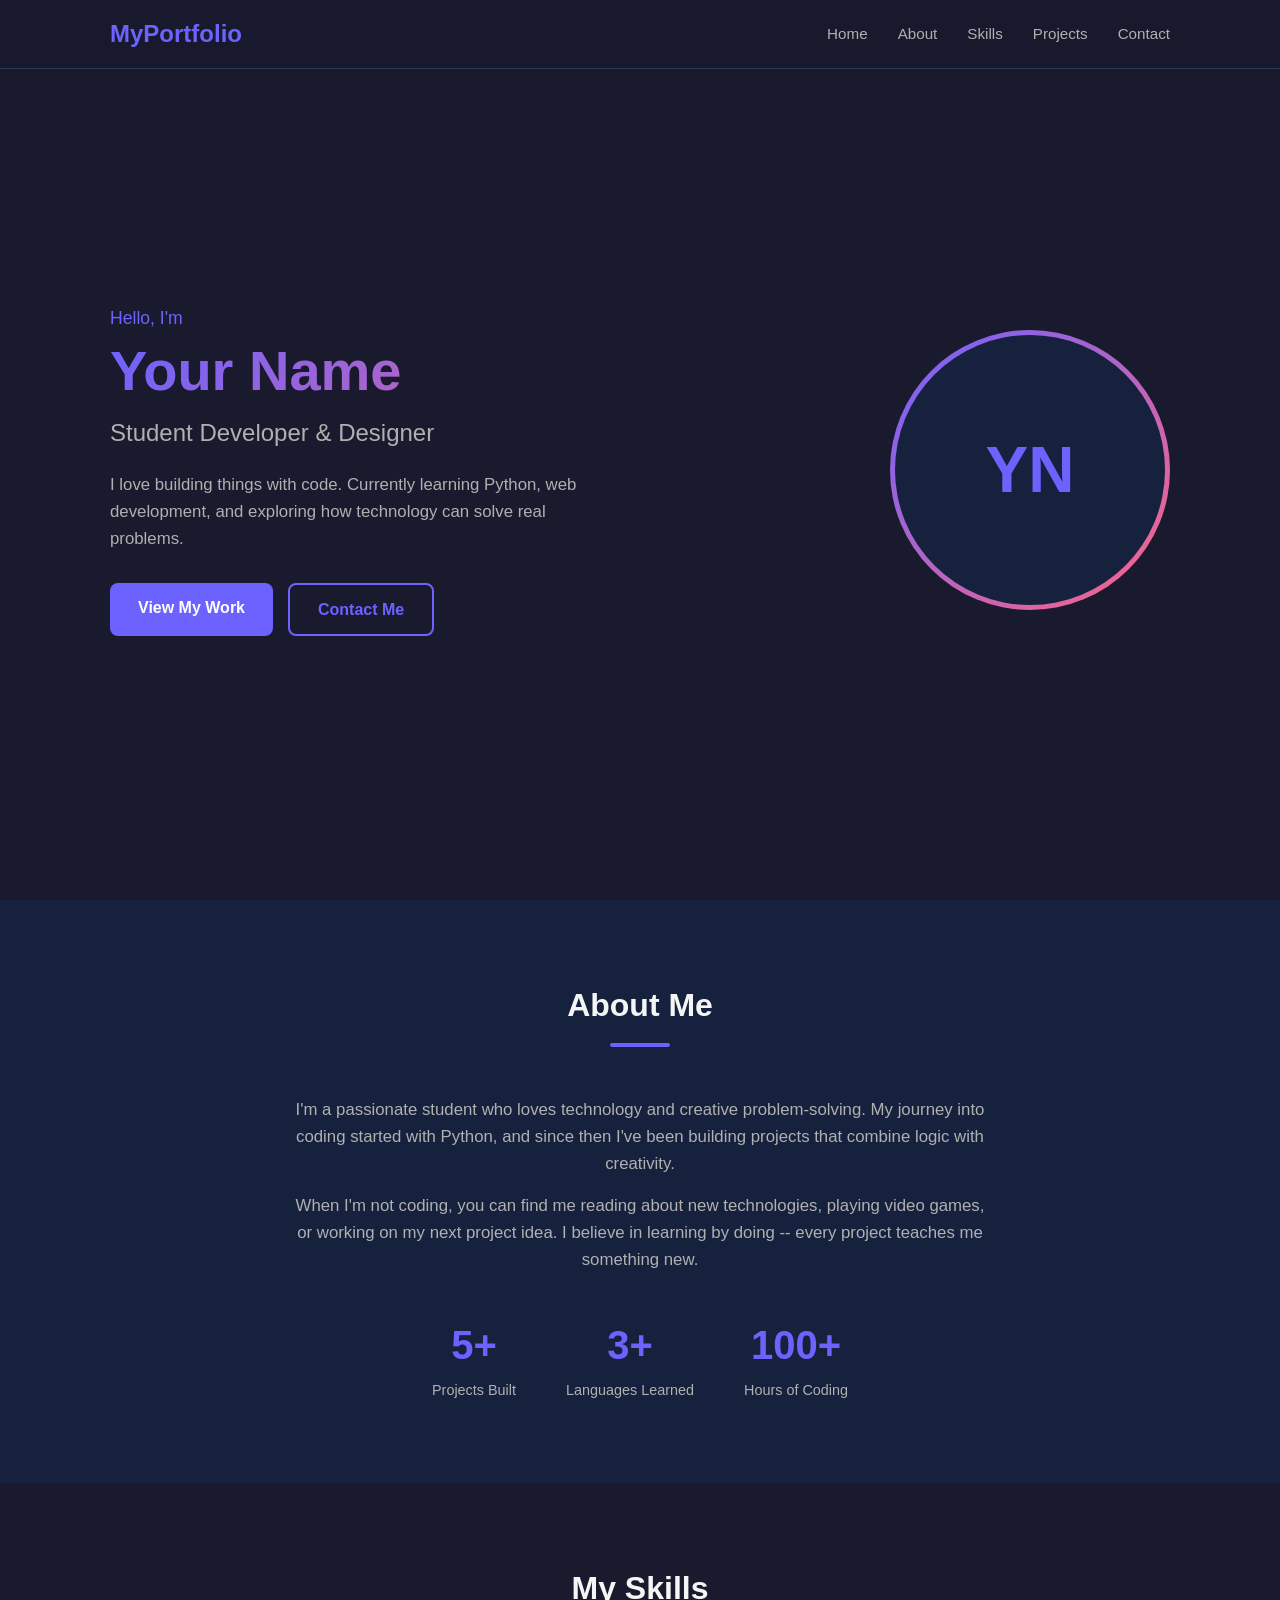
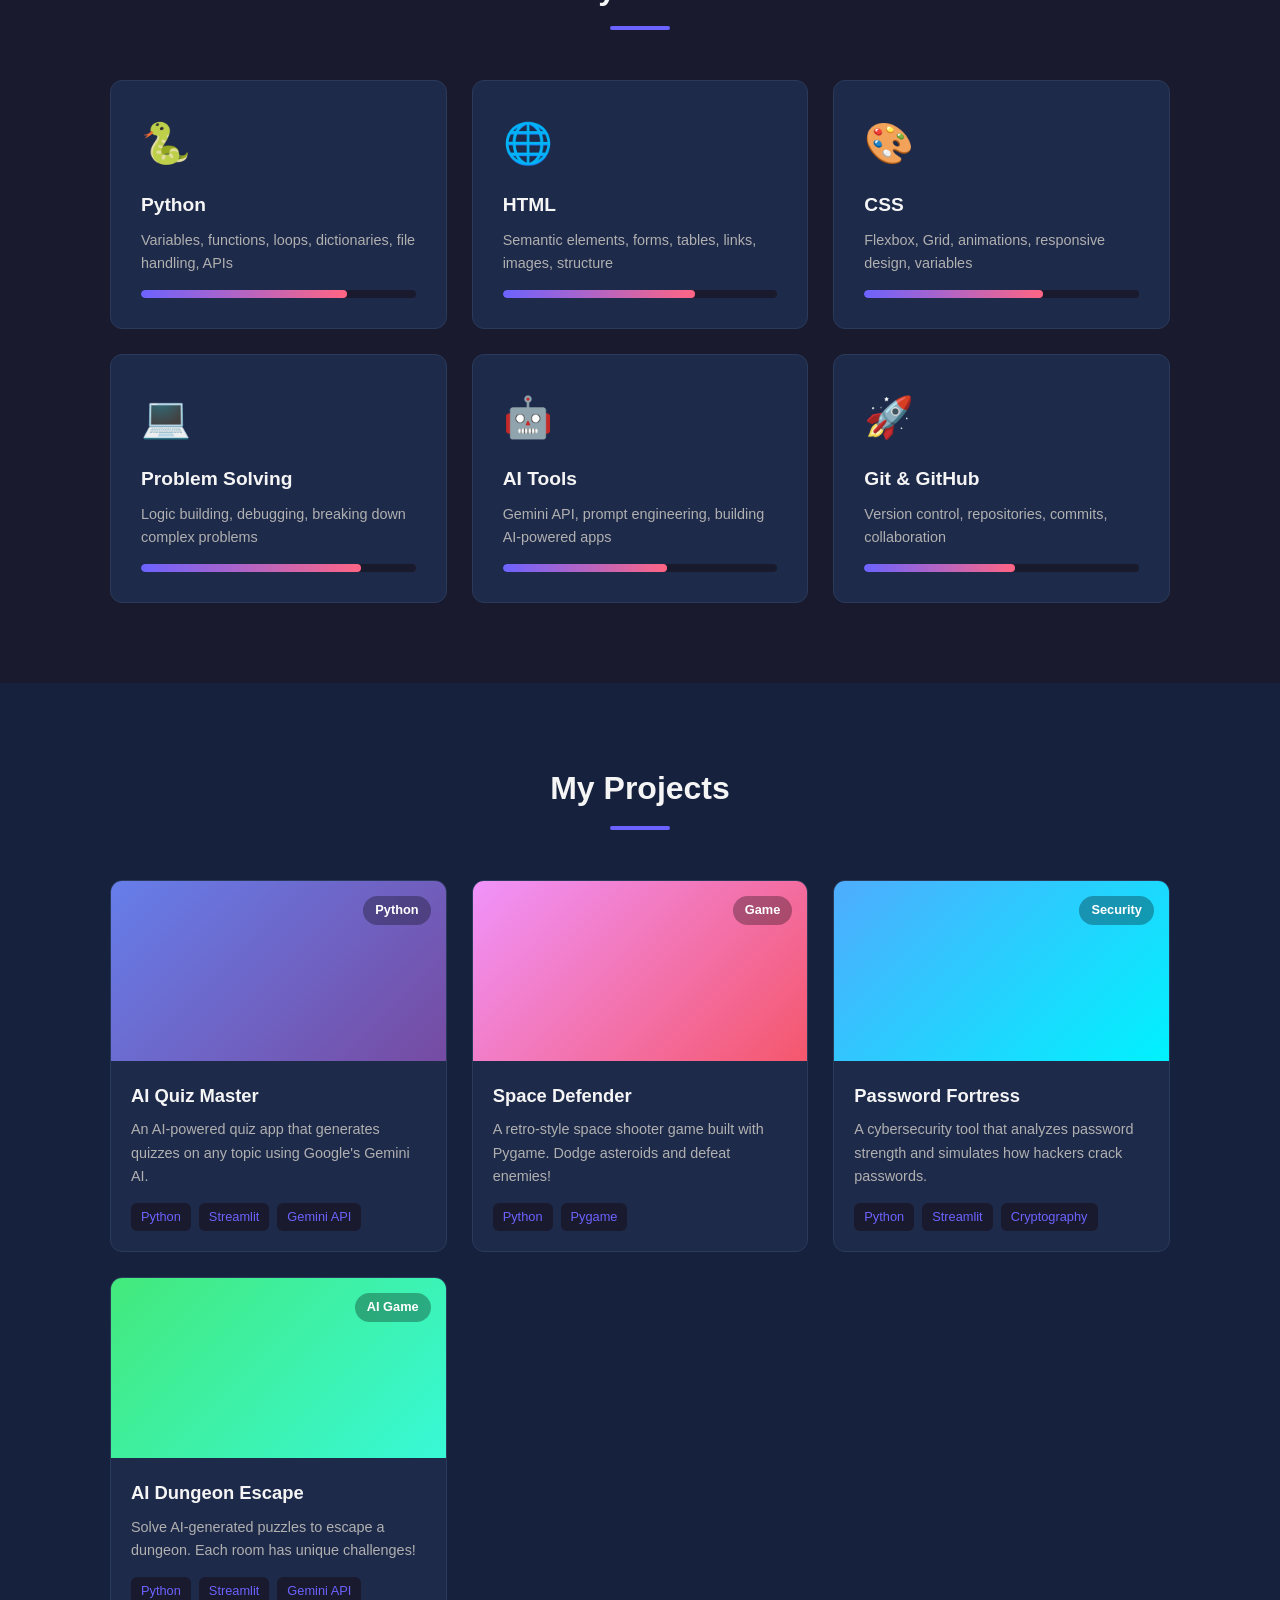
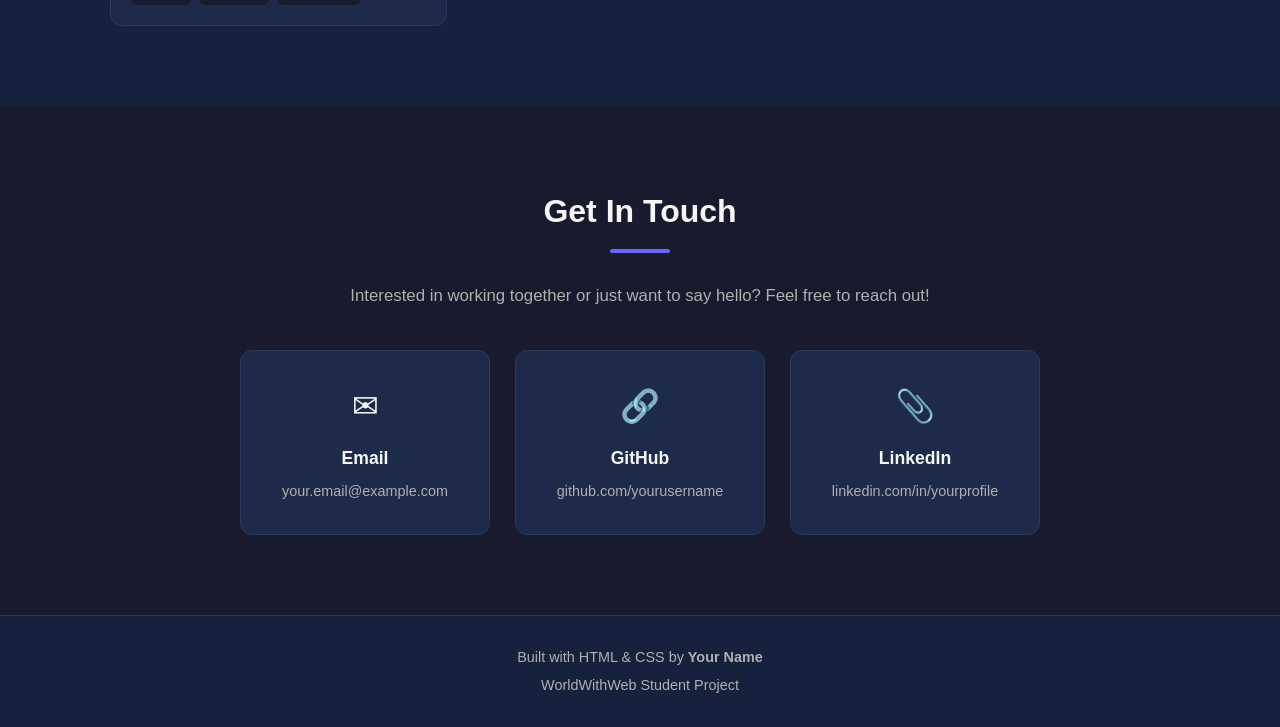
<file: web_dev_projects/01_personal_portfolio/index.html>
<!DOCTYPE html>
<html lang="en">
<head>
    <meta charset="UTF-8">
    <meta name="viewport" content="width=device-width, initial-scale=1.0">
    <title>My Portfolio</title>
    <link rel="stylesheet" href="style.css">
</head>
<body>

    <!-- ===== NAVIGATION ===== -->
    <nav class="navbar">
        <div class="nav-container">
            <a href="#" class="logo">MyPortfolio</a>
            <!-- Checkbox hack for mobile menu (no JavaScript needed!) -->
            <input type="checkbox" id="nav-toggle" class="nav-toggle">
            <label for="nav-toggle" class="nav-toggle-label">
                <span></span>
                <span></span>
                <span></span>
            </label>
            <ul class="nav-links">
                <li><a href="#home">Home</a></li>
                <li><a href="#about">About</a></li>
                <li><a href="#skills">Skills</a></li>
                <li><a href="#projects">Projects</a></li>
                <li><a href="#contact">Contact</a></li>
            </ul>
        </div>
    </nav>

    <!-- ===== HERO SECTION ===== -->
    <section id="home" class="hero">
        <div class="hero-content">
            <p class="hero-greeting">Hello, I'm</p>
            <h1 class="hero-name">Your Name</h1>
            <h2 class="hero-title">Student Developer & Designer</h2>
            <p class="hero-description">
                I love building things with code. Currently learning Python,
                web development, and exploring how technology can solve real problems.
            </p>
            <div class="hero-buttons">
                <a href="#projects" class="btn btn-primary">View My Work</a>
                <a href="#contact" class="btn btn-outline">Contact Me</a>
            </div>
        </div>
        <div class="hero-image">
            <div class="hero-avatar">
                <!-- Replace this with your photo -->
                <div class="avatar-placeholder">YN</div>
            </div>
        </div>
    </section>

    <!-- ===== ABOUT SECTION ===== -->
    <section id="about" class="about">
        <div class="container">
            <h2 class="section-title">About Me</h2>
            <div class="about-content">
                <div class="about-text">
                    <p>
                        I'm a passionate student who loves technology and creative problem-solving.
                        My journey into coding started with Python, and since then I've been
                        building projects that combine logic with creativity.
                    </p>
                    <p>
                        When I'm not coding, you can find me reading about new technologies,
                        playing video games, or working on my next project idea. I believe in
                        learning by doing -- every project teaches me something new.
                    </p>
                    <div class="about-stats">
                        <div class="stat">
                            <span class="stat-number">5+</span>
                            <span class="stat-label">Projects Built</span>
                        </div>
                        <div class="stat">
                            <span class="stat-number">3+</span>
                            <span class="stat-label">Languages Learned</span>
                        </div>
                        <div class="stat">
                            <span class="stat-number">100+</span>
                            <span class="stat-label">Hours of Coding</span>
                        </div>
                    </div>
                </div>
            </div>
        </div>
    </section>

    <!-- ===== SKILLS SECTION ===== -->
    <section id="skills" class="skills">
        <div class="container">
            <h2 class="section-title">My Skills</h2>
            <div class="skills-grid">
                <div class="skill-card">
                    <div class="skill-icon">&#128013;</div>
                    <h3>Python</h3>
                    <p>Variables, functions, loops, dictionaries, file handling, APIs</p>
                    <div class="skill-bar">
                        <div class="skill-fill" style="width: 75%"></div>
                    </div>
                </div>
                <div class="skill-card">
                    <div class="skill-icon">&#127760;</div>
                    <h3>HTML</h3>
                    <p>Semantic elements, forms, tables, links, images, structure</p>
                    <div class="skill-bar">
                        <div class="skill-fill" style="width: 70%"></div>
                    </div>
                </div>
                <div class="skill-card">
                    <div class="skill-icon">&#127912;</div>
                    <h3>CSS</h3>
                    <p>Flexbox, Grid, animations, responsive design, variables</p>
                    <div class="skill-bar">
                        <div class="skill-fill" style="width: 65%"></div>
                    </div>
                </div>
                <div class="skill-card">
                    <div class="skill-icon">&#128187;</div>
                    <h3>Problem Solving</h3>
                    <p>Logic building, debugging, breaking down complex problems</p>
                    <div class="skill-bar">
                        <div class="skill-fill" style="width: 80%"></div>
                    </div>
                </div>
                <div class="skill-card">
                    <div class="skill-icon">&#129302;</div>
                    <h3>AI Tools</h3>
                    <p>Gemini API, prompt engineering, building AI-powered apps</p>
                    <div class="skill-bar">
                        <div class="skill-fill" style="width: 60%"></div>
                    </div>
                </div>
                <div class="skill-card">
                    <div class="skill-icon">&#128640;</div>
                    <h3>Git & GitHub</h3>
                    <p>Version control, repositories, commits, collaboration</p>
                    <div class="skill-bar">
                        <div class="skill-fill" style="width: 55%"></div>
                    </div>
                </div>
            </div>
        </div>
    </section>

    <!-- ===== PROJECTS SECTION ===== -->
    <section id="projects" class="projects">
        <div class="container">
            <h2 class="section-title">My Projects</h2>
            <div class="projects-grid">

                <div class="project-card">
                    <div class="project-image project-img-1">
                        <span class="project-tag">Python</span>
                    </div>
                    <div class="project-info">
                        <h3>AI Quiz Master</h3>
                        <p>An AI-powered quiz app that generates quizzes on any topic using Google's Gemini AI.</p>
                        <div class="project-tech">
                            <span>Python</span>
                            <span>Streamlit</span>
                            <span>Gemini API</span>
                        </div>
                    </div>
                </div>

                <div class="project-card">
                    <div class="project-image project-img-2">
                        <span class="project-tag">Game</span>
                    </div>
                    <div class="project-info">
                        <h3>Space Defender</h3>
                        <p>A retro-style space shooter game built with Pygame. Dodge asteroids and defeat enemies!</p>
                        <div class="project-tech">
                            <span>Python</span>
                            <span>Pygame</span>
                        </div>
                    </div>
                </div>

                <div class="project-card">
                    <div class="project-image project-img-3">
                        <span class="project-tag">Security</span>
                    </div>
                    <div class="project-info">
                        <h3>Password Fortress</h3>
                        <p>A cybersecurity tool that analyzes password strength and simulates how hackers crack passwords.</p>
                        <div class="project-tech">
                            <span>Python</span>
                            <span>Streamlit</span>
                            <span>Cryptography</span>
                        </div>
                    </div>
                </div>

                <div class="project-card">
                    <div class="project-image project-img-4">
                        <span class="project-tag">AI Game</span>
                    </div>
                    <div class="project-info">
                        <h3>AI Dungeon Escape</h3>
                        <p>Solve AI-generated puzzles to escape a dungeon. Each room has unique challenges!</p>
                        <div class="project-tech">
                            <span>Python</span>
                            <span>Streamlit</span>
                            <span>Gemini API</span>
                        </div>
                    </div>
                </div>

            </div>
        </div>
    </section>

    <!-- ===== CONTACT SECTION ===== -->
    <section id="contact" class="contact">
        <div class="container">
            <h2 class="section-title">Get In Touch</h2>
            <p class="contact-intro">
                Interested in working together or just want to say hello?
                Feel free to reach out!
            </p>
            <div class="contact-grid">
                <div class="contact-card">
                    <div class="contact-icon">&#9993;</div>
                    <h3>Email</h3>
                    <p>your.email@example.com</p>
                </div>
                <div class="contact-card">
                    <div class="contact-icon">&#128279;</div>
                    <h3>GitHub</h3>
                    <p>github.com/yourusername</p>
                </div>
                <div class="contact-card">
                    <div class="contact-icon">&#128206;</div>
                    <h3>LinkedIn</h3>
                    <p>linkedin.com/in/yourprofile</p>
                </div>
            </div>
        </div>
    </section>

    <!-- ===== FOOTER ===== -->
    <footer class="footer">
        <div class="container">
            <p>Built with HTML & CSS by <strong>Your Name</strong></p>
            <p class="footer-note">WorldWithWeb Student Project</p>
        </div>
    </footer>

</body>
</html>
</file>
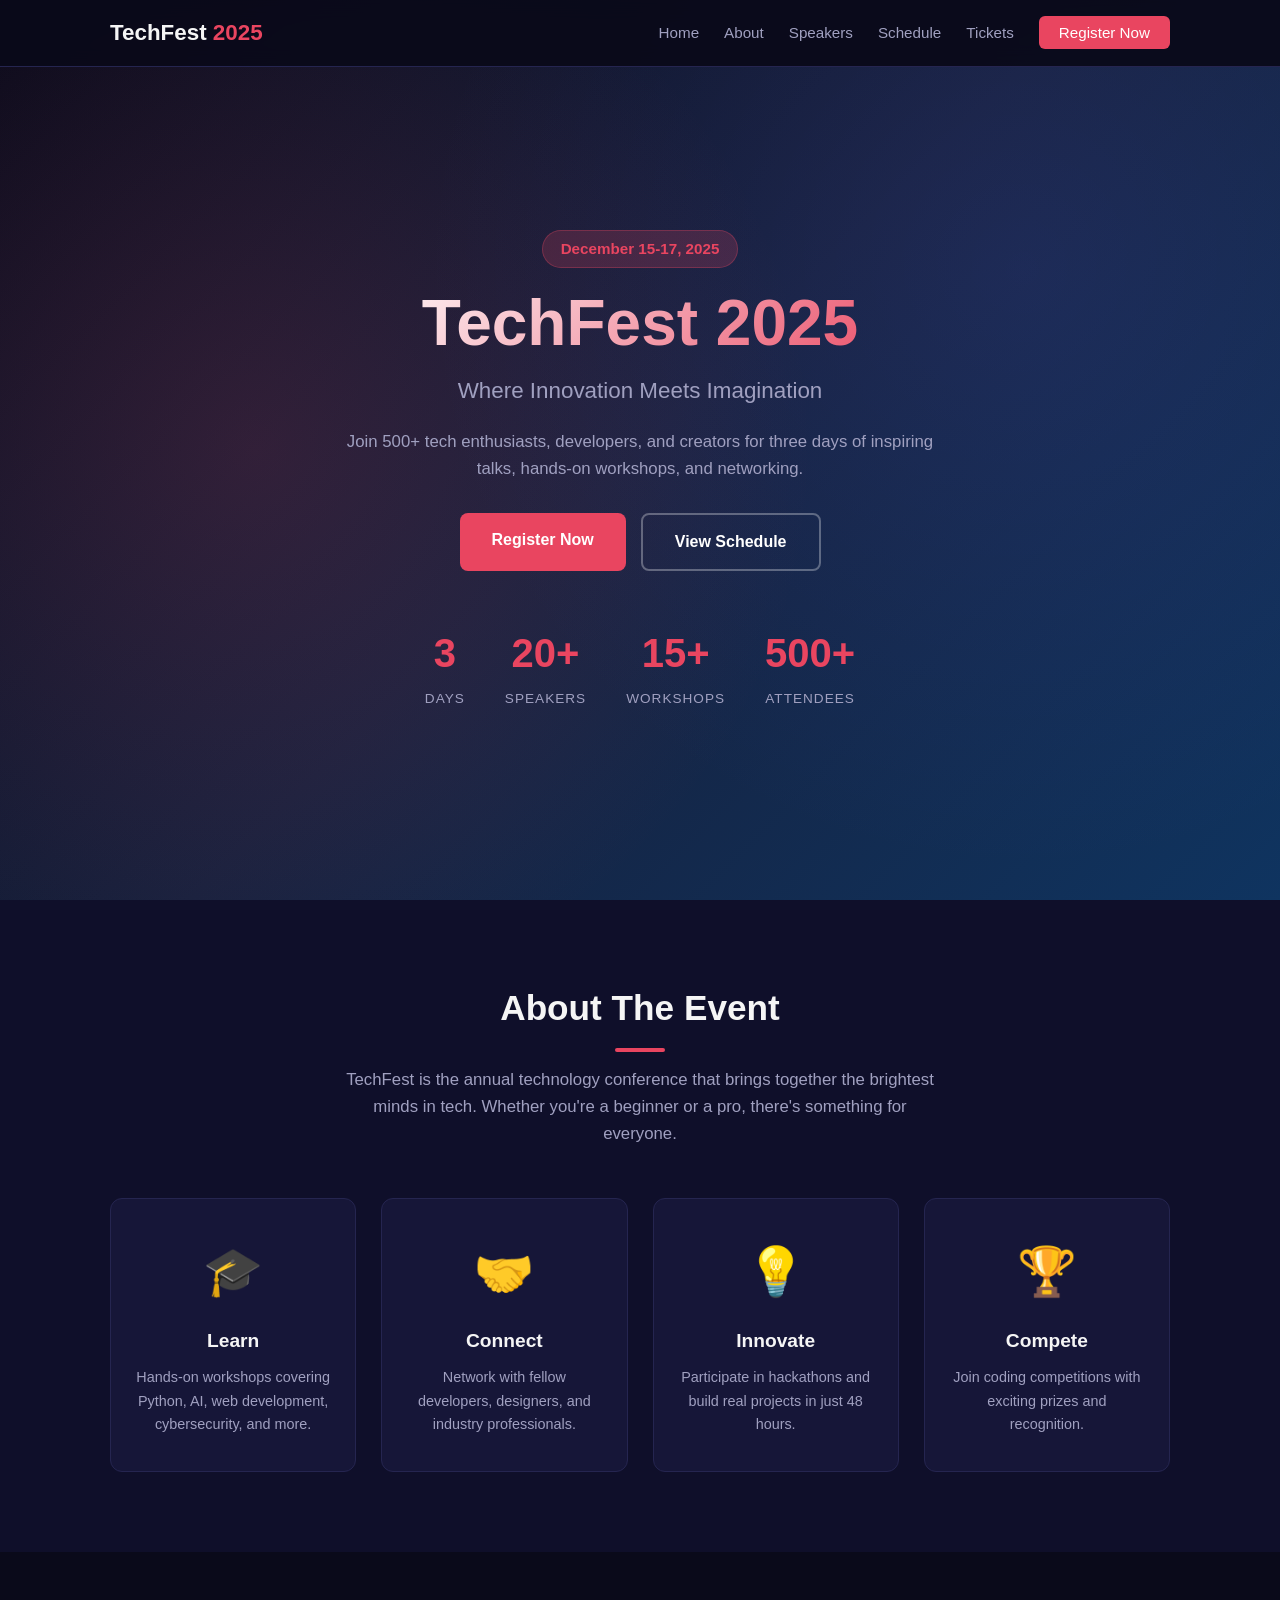
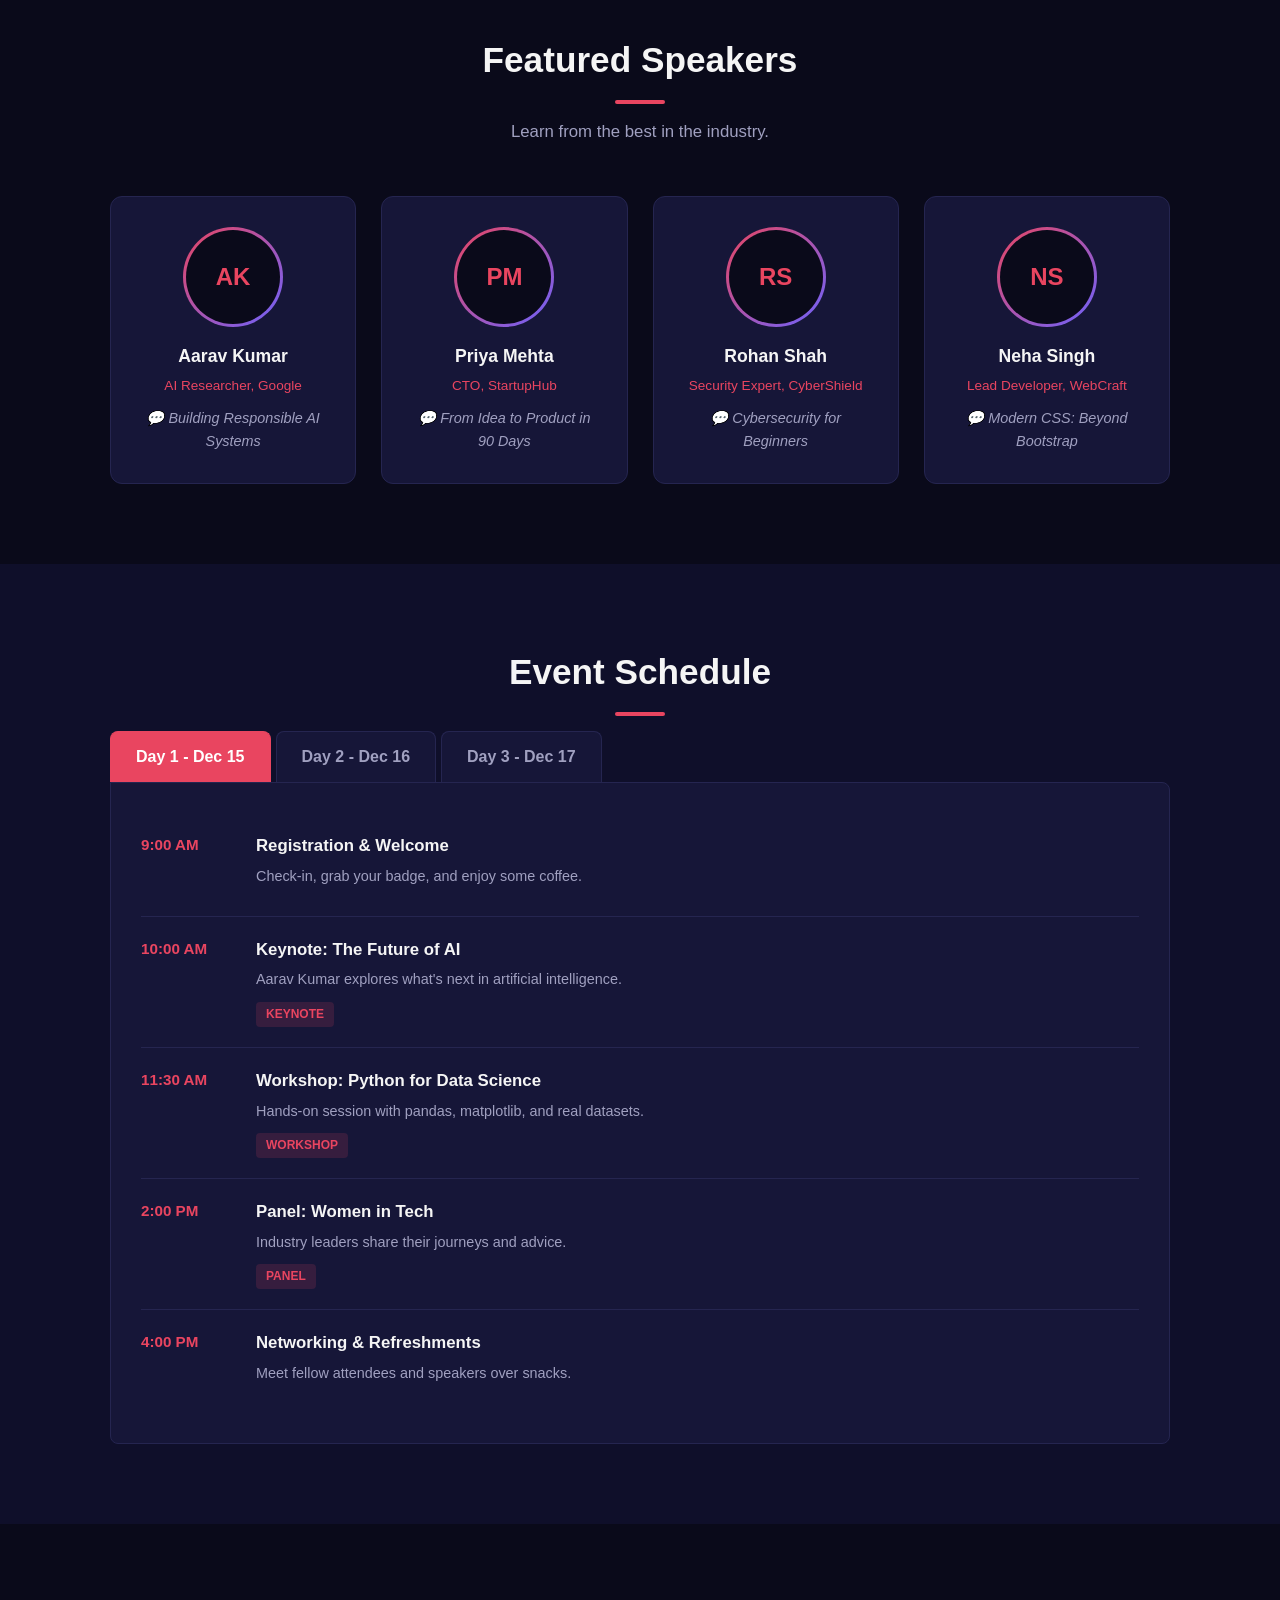
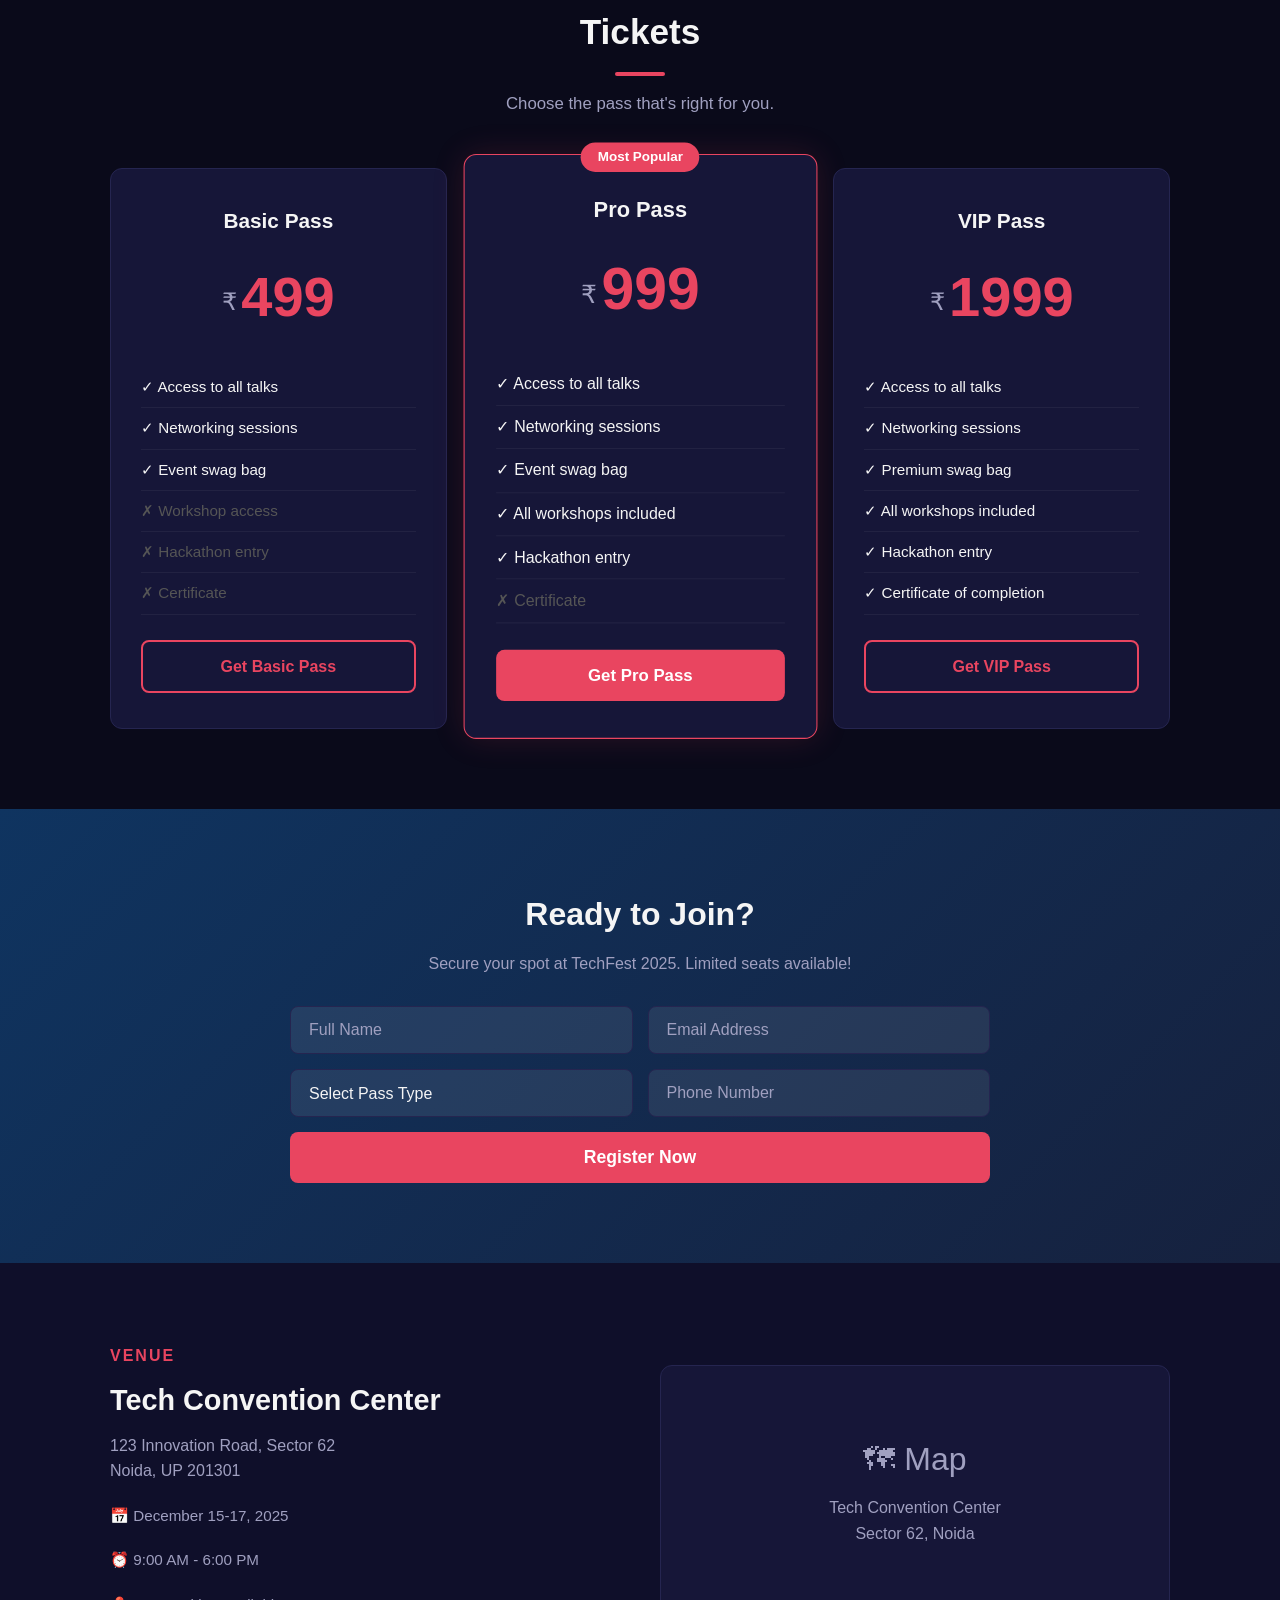
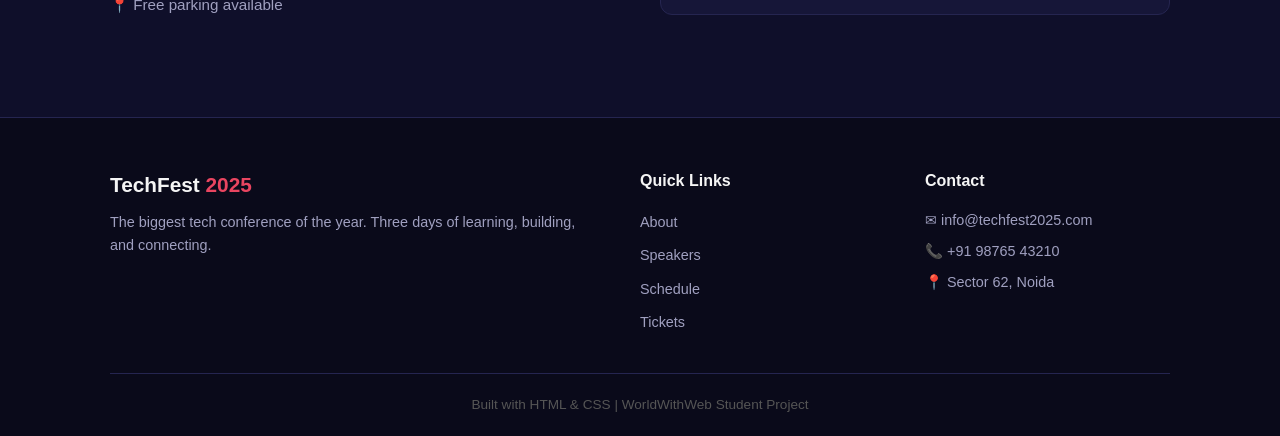
<file: web_dev_projects/02_event_landing_page/index.html>
<!DOCTYPE html>
<html lang="en">
<head>
    <meta charset="UTF-8">
    <meta name="viewport" content="width=device-width, initial-scale=1.0">
    <title>TechFest 2025 - Annual Tech Conference</title>
    <link rel="stylesheet" href="style.css">
</head>
<body>

    <!-- ===== NAVIGATION ===== -->
    <nav class="navbar">
        <div class="nav-container">
            <a href="#" class="logo">TechFest <span>2025</span></a>
            <input type="checkbox" id="nav-toggle" class="nav-toggle">
            <label for="nav-toggle" class="nav-toggle-label">
                <span></span>
                <span></span>
                <span></span>
            </label>
            <ul class="nav-links">
                <li><a href="#home">Home</a></li>
                <li><a href="#about">About</a></li>
                <li><a href="#speakers">Speakers</a></li>
                <li><a href="#schedule">Schedule</a></li>
                <li><a href="#tickets">Tickets</a></li>
                <li><a href="#register" class="nav-btn">Register Now</a></li>
            </ul>
        </div>
    </nav>

    <!-- ===== HERO SECTION ===== -->
    <section id="home" class="hero">
        <div class="hero-overlay"></div>
        <div class="hero-content">
            <p class="hero-date">December 15-17, 2025</p>
            <h1 class="hero-title">TechFest 2025</h1>
            <h2 class="hero-subtitle">Where Innovation Meets Imagination</h2>
            <p class="hero-description">
                Join 500+ tech enthusiasts, developers, and creators for three days
                of inspiring talks, hands-on workshops, and networking.
            </p>
            <div class="hero-buttons">
                <a href="#register" class="btn btn-primary">Register Now</a>
                <a href="#schedule" class="btn btn-ghost">View Schedule</a>
            </div>
            <div class="hero-countdown">
                <div class="countdown-item">
                    <span class="countdown-number">3</span>
                    <span class="countdown-label">Days</span>
                </div>
                <div class="countdown-item">
                    <span class="countdown-number">20+</span>
                    <span class="countdown-label">Speakers</span>
                </div>
                <div class="countdown-item">
                    <span class="countdown-number">15+</span>
                    <span class="countdown-label">Workshops</span>
                </div>
                <div class="countdown-item">
                    <span class="countdown-number">500+</span>
                    <span class="countdown-label">Attendees</span>
                </div>
            </div>
        </div>
    </section>

    <!-- ===== ABOUT SECTION ===== -->
    <section id="about" class="about">
        <div class="container">
            <h2 class="section-title">About The Event</h2>
            <p class="section-subtitle">
                TechFest is the annual technology conference that brings together
                the brightest minds in tech. Whether you're a beginner or a pro,
                there's something for everyone.
            </p>
            <div class="features-grid">
                <div class="feature-card">
                    <div class="feature-icon">&#127891;</div>
                    <h3>Learn</h3>
                    <p>Hands-on workshops covering Python, AI, web development, cybersecurity, and more.</p>
                </div>
                <div class="feature-card">
                    <div class="feature-icon">&#129309;</div>
                    <h3>Connect</h3>
                    <p>Network with fellow developers, designers, and industry professionals.</p>
                </div>
                <div class="feature-card">
                    <div class="feature-icon">&#128161;</div>
                    <h3>Innovate</h3>
                    <p>Participate in hackathons and build real projects in just 48 hours.</p>
                </div>
                <div class="feature-card">
                    <div class="feature-icon">&#127942;</div>
                    <h3>Compete</h3>
                    <p>Join coding competitions with exciting prizes and recognition.</p>
                </div>
            </div>
        </div>
    </section>

    <!-- ===== SPEAKERS SECTION ===== -->
    <section id="speakers" class="speakers">
        <div class="container">
            <h2 class="section-title">Featured Speakers</h2>
            <p class="section-subtitle">Learn from the best in the industry.</p>
            <div class="speakers-grid">
                <div class="speaker-card">
                    <div class="speaker-avatar">
                        <div class="speaker-placeholder">AK</div>
                    </div>
                    <h3>Aarav Kumar</h3>
                    <p class="speaker-role">AI Researcher, Google</p>
                    <p class="speaker-topic">&#128172; Building Responsible AI Systems</p>
                </div>
                <div class="speaker-card">
                    <div class="speaker-avatar">
                        <div class="speaker-placeholder">PM</div>
                    </div>
                    <h3>Priya Mehta</h3>
                    <p class="speaker-role">CTO, StartupHub</p>
                    <p class="speaker-topic">&#128172; From Idea to Product in 90 Days</p>
                </div>
                <div class="speaker-card">
                    <div class="speaker-avatar">
                        <div class="speaker-placeholder">RS</div>
                    </div>
                    <h3>Rohan Shah</h3>
                    <p class="speaker-role">Security Expert, CyberShield</p>
                    <p class="speaker-topic">&#128172; Cybersecurity for Beginners</p>
                </div>
                <div class="speaker-card">
                    <div class="speaker-avatar">
                        <div class="speaker-placeholder">NS</div>
                    </div>
                    <h3>Neha Singh</h3>
                    <p class="speaker-role">Lead Developer, WebCraft</p>
                    <p class="speaker-topic">&#128172; Modern CSS: Beyond Bootstrap</p>
                </div>
            </div>
        </div>
    </section>

    <!-- ===== SCHEDULE SECTION ===== -->
    <section id="schedule" class="schedule">
        <div class="container">
            <h2 class="section-title">Event Schedule</h2>

            <!-- Day tabs using CSS checkbox hack -->
            <div class="schedule-tabs">
                <input type="radio" name="day-tab" id="day1" class="tab-input" checked>
                <label for="day1" class="tab-label">Day 1 - Dec 15</label>

                <input type="radio" name="day-tab" id="day2" class="tab-input">
                <label for="day2" class="tab-label">Day 2 - Dec 16</label>

                <input type="radio" name="day-tab" id="day3" class="tab-input">
                <label for="day3" class="tab-label">Day 3 - Dec 17</label>

                <!-- Day 1 Content -->
                <div class="tab-content" id="content-day1">
                    <div class="schedule-item">
                        <div class="schedule-time">9:00 AM</div>
                        <div class="schedule-details">
                            <h4>Registration & Welcome</h4>
                            <p>Check-in, grab your badge, and enjoy some coffee.</p>
                        </div>
                    </div>
                    <div class="schedule-item">
                        <div class="schedule-time">10:00 AM</div>
                        <div class="schedule-details">
                            <h4>Keynote: The Future of AI</h4>
                            <p>Aarav Kumar explores what's next in artificial intelligence.</p>
                            <span class="schedule-tag">Keynote</span>
                        </div>
                    </div>
                    <div class="schedule-item">
                        <div class="schedule-time">11:30 AM</div>
                        <div class="schedule-details">
                            <h4>Workshop: Python for Data Science</h4>
                            <p>Hands-on session with pandas, matplotlib, and real datasets.</p>
                            <span class="schedule-tag">Workshop</span>
                        </div>
                    </div>
                    <div class="schedule-item">
                        <div class="schedule-time">2:00 PM</div>
                        <div class="schedule-details">
                            <h4>Panel: Women in Tech</h4>
                            <p>Industry leaders share their journeys and advice.</p>
                            <span class="schedule-tag">Panel</span>
                        </div>
                    </div>
                    <div class="schedule-item">
                        <div class="schedule-time">4:00 PM</div>
                        <div class="schedule-details">
                            <h4>Networking & Refreshments</h4>
                            <p>Meet fellow attendees and speakers over snacks.</p>
                        </div>
                    </div>
                </div>

                <!-- Day 2 Content -->
                <div class="tab-content" id="content-day2">
                    <div class="schedule-item">
                        <div class="schedule-time">9:30 AM</div>
                        <div class="schedule-details">
                            <h4>Workshop: Build Your First Website</h4>
                            <p>HTML, CSS, and responsive design from scratch.</p>
                            <span class="schedule-tag">Workshop</span>
                        </div>
                    </div>
                    <div class="schedule-item">
                        <div class="schedule-time">11:00 AM</div>
                        <div class="schedule-details">
                            <h4>Talk: From Idea to Product</h4>
                            <p>Priya Mehta on building startups with limited resources.</p>
                            <span class="schedule-tag">Talk</span>
                        </div>
                    </div>
                    <div class="schedule-item">
                        <div class="schedule-time">1:30 PM</div>
                        <div class="schedule-details">
                            <h4>Hackathon Kickoff!</h4>
                            <p>Form teams and start building your 48-hour project.</p>
                            <span class="schedule-tag">Hackathon</span>
                        </div>
                    </div>
                    <div class="schedule-item">
                        <div class="schedule-time">3:00 PM</div>
                        <div class="schedule-details">
                            <h4>Workshop: Intro to Cybersecurity</h4>
                            <p>Learn to think like a hacker (ethically!) with Rohan Shah.</p>
                            <span class="schedule-tag">Workshop</span>
                        </div>
                    </div>
                </div>

                <!-- Day 3 Content -->
                <div class="tab-content" id="content-day3">
                    <div class="schedule-item">
                        <div class="schedule-time">9:00 AM</div>
                        <div class="schedule-details">
                            <h4>Talk: Modern CSS Beyond Bootstrap</h4>
                            <p>Neha Singh demos CSS Grid, Flexbox, and custom properties.</p>
                            <span class="schedule-tag">Talk</span>
                        </div>
                    </div>
                    <div class="schedule-item">
                        <div class="schedule-time">11:00 AM</div>
                        <div class="schedule-details">
                            <h4>Hackathon Presentations</h4>
                            <p>Teams present their projects to judges and audience.</p>
                            <span class="schedule-tag">Hackathon</span>
                        </div>
                    </div>
                    <div class="schedule-item">
                        <div class="schedule-time">2:00 PM</div>
                        <div class="schedule-details">
                            <h4>Awards Ceremony</h4>
                            <p>Prizes for best projects, coding competitions, and more.</p>
                            <span class="schedule-tag">Ceremony</span>
                        </div>
                    </div>
                    <div class="schedule-item">
                        <div class="schedule-time">4:00 PM</div>
                        <div class="schedule-details">
                            <h4>Closing & Farewell</h4>
                            <p>Wrap-up, group photo, and see you next year!</p>
                        </div>
                    </div>
                </div>
            </div>
        </div>
    </section>

    <!-- ===== TICKETS SECTION ===== -->
    <section id="tickets" class="tickets">
        <div class="container">
            <h2 class="section-title">Tickets</h2>
            <p class="section-subtitle">Choose the pass that's right for you.</p>
            <div class="tickets-grid">
                <div class="ticket-card">
                    <div class="ticket-header">
                        <h3>Basic Pass</h3>
                        <div class="ticket-price">
                            <span class="price-currency">&#8377;</span>
                            <span class="price-amount">499</span>
                        </div>
                    </div>
                    <ul class="ticket-features">
                        <li>&#10003; Access to all talks</li>
                        <li>&#10003; Networking sessions</li>
                        <li>&#10003; Event swag bag</li>
                        <li class="disabled">&#10007; Workshop access</li>
                        <li class="disabled">&#10007; Hackathon entry</li>
                        <li class="disabled">&#10007; Certificate</li>
                    </ul>
                    <a href="#register" class="btn btn-outline-ticket">Get Basic Pass</a>
                </div>

                <div class="ticket-card ticket-featured">
                    <div class="ticket-badge">Most Popular</div>
                    <div class="ticket-header">
                        <h3>Pro Pass</h3>
                        <div class="ticket-price">
                            <span class="price-currency">&#8377;</span>
                            <span class="price-amount">999</span>
                        </div>
                    </div>
                    <ul class="ticket-features">
                        <li>&#10003; Access to all talks</li>
                        <li>&#10003; Networking sessions</li>
                        <li>&#10003; Event swag bag</li>
                        <li>&#10003; All workshops included</li>
                        <li>&#10003; Hackathon entry</li>
                        <li class="disabled">&#10007; Certificate</li>
                    </ul>
                    <a href="#register" class="btn btn-primary-ticket">Get Pro Pass</a>
                </div>

                <div class="ticket-card">
                    <div class="ticket-header">
                        <h3>VIP Pass</h3>
                        <div class="ticket-price">
                            <span class="price-currency">&#8377;</span>
                            <span class="price-amount">1999</span>
                        </div>
                    </div>
                    <ul class="ticket-features">
                        <li>&#10003; Access to all talks</li>
                        <li>&#10003; Networking sessions</li>
                        <li>&#10003; Premium swag bag</li>
                        <li>&#10003; All workshops included</li>
                        <li>&#10003; Hackathon entry</li>
                        <li>&#10003; Certificate of completion</li>
                    </ul>
                    <a href="#register" class="btn btn-outline-ticket">Get VIP Pass</a>
                </div>
            </div>
        </div>
    </section>

    <!-- ===== REGISTER / CTA SECTION ===== -->
    <section id="register" class="register">
        <div class="container">
            <div class="register-content">
                <h2>Ready to Join?</h2>
                <p>Secure your spot at TechFest 2025. Limited seats available!</p>
                <form class="register-form">
                    <div class="form-row">
                        <input type="text" placeholder="Full Name" class="form-input" required>
                        <input type="email" placeholder="Email Address" class="form-input" required>
                    </div>
                    <div class="form-row">
                        <select class="form-input">
                            <option value="">Select Pass Type</option>
                            <option value="basic">Basic Pass - &#8377;499</option>
                            <option value="pro">Pro Pass - &#8377;999</option>
                            <option value="vip">VIP Pass - &#8377;1999</option>
                        </select>
                        <input type="tel" placeholder="Phone Number" class="form-input">
                    </div>
                    <button type="submit" class="btn btn-register">Register Now</button>
                </form>
            </div>
        </div>
    </section>

    <!-- ===== VENUE SECTION ===== -->
    <section class="venue">
        <div class="container">
            <div class="venue-content">
                <div class="venue-info">
                    <h2>Venue</h2>
                    <h3>Tech Convention Center</h3>
                    <p>123 Innovation Road, Sector 62<br>Noida, UP 201301</p>
                    <p class="venue-detail">&#128197; December 15-17, 2025</p>
                    <p class="venue-detail">&#9200; 9:00 AM - 6:00 PM</p>
                    <p class="venue-detail">&#128205; Free parking available</p>
                </div>
                <div class="venue-map">
                    <div class="map-placeholder">
                        <p>&#128506; Map</p>
                        <p>Tech Convention Center<br>Sector 62, Noida</p>
                    </div>
                </div>
            </div>
        </div>
    </section>

    <!-- ===== FOOTER ===== -->
    <footer class="footer">
        <div class="container">
            <div class="footer-grid">
                <div class="footer-col">
                    <h3>TechFest <span>2025</span></h3>
                    <p>The biggest tech conference of the year. Three days of learning, building, and connecting.</p>
                </div>
                <div class="footer-col">
                    <h4>Quick Links</h4>
                    <ul>
                        <li><a href="#about">About</a></li>
                        <li><a href="#speakers">Speakers</a></li>
                        <li><a href="#schedule">Schedule</a></li>
                        <li><a href="#tickets">Tickets</a></li>
                    </ul>
                </div>
                <div class="footer-col">
                    <h4>Contact</h4>
                    <p>&#9993; info@techfest2025.com</p>
                    <p>&#128222; +91 98765 43210</p>
                    <p>&#128205; Sector 62, Noida</p>
                </div>
            </div>
            <div class="footer-bottom">
                <p>Built with HTML & CSS | WorldWithWeb Student Project</p>
            </div>
        </div>
    </footer>

</body>
</html>
</file>
<file: web_dev_projects/01_personal_portfolio/style.css>
/* ============================================================
   PERSONAL PORTFOLIO - CSS Stylesheet
   Built with WorldWithWeb
   ============================================================ */

/* --- CSS Variables (Custom Properties) ---
   Change these values to customize the entire color scheme! */
:root {
    --primary: #6c63ff;
    --primary-dark: #5a52d9;
    --secondary: #ff6584;
    --bg-dark: #1a1a2e;
    --bg-medium: #16213e;
    --bg-light: #0f3460;
    --text-primary: #f5f5f5;
    --text-secondary: #b0b0b0;
    --card-bg: #1e2a4a;
    --border-color: #2a3a5a;
    --shadow: 0 4px 20px rgba(0, 0, 0, 0.3);
    --radius: 12px;
    --transition: 0.3s ease;
}


/* --- Reset & Base Styles --- */
* {
    margin: 0;
    padding: 0;
    box-sizing: border-box;
}

html {
    scroll-behavior: smooth;
}

body {
    font-family: 'Segoe UI', Tahoma, Geneva, Verdana, sans-serif;
    background-color: var(--bg-dark);
    color: var(--text-primary);
    line-height: 1.6;
}

a {
    text-decoration: none;
    color: inherit;
}

img {
    max-width: 100%;
}

.container {
    max-width: 1100px;
    margin: 0 auto;
    padding: 0 20px;
}


/* ============================================================
   NAVIGATION
   ============================================================ */
.navbar {
    position: fixed;
    top: 0;
    left: 0;
    right: 0;
    background: rgba(26, 26, 46, 0.95);
    backdrop-filter: blur(10px);
    z-index: 1000;
    padding: 15px 0;
    border-bottom: 1px solid var(--border-color);
}

.nav-container {
    max-width: 1100px;
    margin: 0 auto;
    padding: 0 20px;
    display: flex;
    justify-content: space-between;
    align-items: center;
}

.logo {
    font-size: 1.5rem;
    font-weight: 700;
    color: var(--primary);
}

.nav-links {
    display: flex;
    list-style: none;
    gap: 30px;
}

.nav-links a {
    color: var(--text-secondary);
    font-weight: 500;
    transition: color var(--transition);
    font-size: 0.95rem;
}

.nav-links a:hover {
    color: var(--primary);
}

/* --- Mobile Menu (CSS Checkbox Hack - No JavaScript!) --- */
.nav-toggle {
    display: none;
}

.nav-toggle-label {
    display: none;
    cursor: pointer;
    flex-direction: column;
    gap: 5px;
}

.nav-toggle-label span {
    display: block;
    width: 25px;
    height: 3px;
    background: var(--text-primary);
    border-radius: 2px;
    transition: var(--transition);
}


/* ============================================================
   HERO SECTION
   ============================================================ */
.hero {
    min-height: 100vh;
    display: flex;
    align-items: center;
    justify-content: center;
    padding: 100px 20px 60px;
    max-width: 1100px;
    margin: 0 auto;
    gap: 60px;
}

.hero-content {
    flex: 1;
}

.hero-greeting {
    color: var(--primary);
    font-size: 1.1rem;
    font-weight: 500;
    margin-bottom: 8px;
}

.hero-name {
    font-size: 3.5rem;
    font-weight: 800;
    line-height: 1.1;
    margin-bottom: 12px;
    background: linear-gradient(135deg, var(--primary), var(--secondary));
    -webkit-background-clip: text;
    -webkit-text-fill-color: transparent;
    background-clip: text;
}

.hero-title {
    font-size: 1.5rem;
    color: var(--text-secondary);
    font-weight: 400;
    margin-bottom: 20px;
}

.hero-description {
    color: var(--text-secondary);
    font-size: 1.05rem;
    max-width: 500px;
    margin-bottom: 30px;
}

.hero-buttons {
    display: flex;
    gap: 15px;
    flex-wrap: wrap;
}

.hero-image {
    flex-shrink: 0;
}

.hero-avatar {
    width: 280px;
    height: 280px;
    border-radius: 50%;
    background: linear-gradient(135deg, var(--primary), var(--secondary));
    padding: 5px;
    display: flex;
    align-items: center;
    justify-content: center;
}

.avatar-placeholder {
    width: 100%;
    height: 100%;
    border-radius: 50%;
    background: var(--bg-medium);
    display: flex;
    align-items: center;
    justify-content: center;
    font-size: 4rem;
    font-weight: 700;
    color: var(--primary);
}


/* --- Buttons --- */
.btn {
    display: inline-block;
    padding: 12px 28px;
    border-radius: 8px;
    font-weight: 600;
    font-size: 1rem;
    transition: all var(--transition);
    cursor: pointer;
}

.btn-primary {
    background: var(--primary);
    color: white;
}

.btn-primary:hover {
    background: var(--primary-dark);
    transform: translateY(-2px);
    box-shadow: 0 4px 15px rgba(108, 99, 255, 0.4);
}

.btn-outline {
    border: 2px solid var(--primary);
    color: var(--primary);
}

.btn-outline:hover {
    background: var(--primary);
    color: white;
    transform: translateY(-2px);
}


/* ============================================================
   SECTION COMMON STYLES
   ============================================================ */
.section-title {
    font-size: 2rem;
    text-align: center;
    margin-bottom: 50px;
    position: relative;
}

.section-title::after {
    content: '';
    display: block;
    width: 60px;
    height: 4px;
    background: var(--primary);
    margin: 12px auto 0;
    border-radius: 2px;
}

section {
    padding: 80px 0;
}


/* ============================================================
   ABOUT SECTION
   ============================================================ */
.about {
    background: var(--bg-medium);
}

.about-text p {
    color: var(--text-secondary);
    font-size: 1.05rem;
    margin-bottom: 15px;
    max-width: 700px;
    margin-left: auto;
    margin-right: auto;
    text-align: center;
}

.about-stats {
    display: flex;
    justify-content: center;
    gap: 50px;
    margin-top: 40px;
    flex-wrap: wrap;
}

.stat {
    text-align: center;
}

.stat-number {
    display: block;
    font-size: 2.5rem;
    font-weight: 800;
    color: var(--primary);
}

.stat-label {
    color: var(--text-secondary);
    font-size: 0.9rem;
}


/* ============================================================
   SKILLS SECTION
   ============================================================ */
.skills-grid {
    display: grid;
    grid-template-columns: repeat(auto-fit, minmax(280px, 1fr));
    gap: 25px;
}

.skill-card {
    background: var(--card-bg);
    border: 1px solid var(--border-color);
    border-radius: var(--radius);
    padding: 30px;
    transition: transform var(--transition), box-shadow var(--transition);
}

.skill-card:hover {
    transform: translateY(-5px);
    box-shadow: var(--shadow);
    border-color: var(--primary);
}

.skill-icon {
    font-size: 2.5rem;
    margin-bottom: 15px;
}

.skill-card h3 {
    font-size: 1.2rem;
    margin-bottom: 8px;
    color: var(--text-primary);
}

.skill-card p {
    color: var(--text-secondary);
    font-size: 0.9rem;
    margin-bottom: 15px;
}

.skill-bar {
    width: 100%;
    height: 8px;
    background: var(--bg-dark);
    border-radius: 4px;
    overflow: hidden;
}

.skill-fill {
    height: 100%;
    background: linear-gradient(90deg, var(--primary), var(--secondary));
    border-radius: 4px;
    transition: width 1s ease;
}


/* ============================================================
   PROJECTS SECTION
   ============================================================ */
.projects {
    background: var(--bg-medium);
}

.projects-grid {
    display: grid;
    grid-template-columns: repeat(auto-fit, minmax(280px, 1fr));
    gap: 25px;
}

.project-card {
    background: var(--card-bg);
    border: 1px solid var(--border-color);
    border-radius: var(--radius);
    overflow: hidden;
    transition: transform var(--transition), box-shadow var(--transition);
}

.project-card:hover {
    transform: translateY(-5px);
    box-shadow: var(--shadow);
}

.project-image {
    height: 180px;
    display: flex;
    align-items: flex-start;
    justify-content: flex-end;
    padding: 15px;
    position: relative;
}

/* Each project gets a different gradient background */
.project-img-1 {
    background: linear-gradient(135deg, #667eea, #764ba2);
}
.project-img-2 {
    background: linear-gradient(135deg, #f093fb, #f5576c);
}
.project-img-3 {
    background: linear-gradient(135deg, #4facfe, #00f2fe);
}
.project-img-4 {
    background: linear-gradient(135deg, #43e97b, #38f9d7);
}

.project-tag {
    background: rgba(0, 0, 0, 0.3);
    color: white;
    padding: 4px 12px;
    border-radius: 20px;
    font-size: 0.8rem;
    font-weight: 600;
}

.project-info {
    padding: 20px;
}

.project-info h3 {
    font-size: 1.15rem;
    margin-bottom: 8px;
}

.project-info p {
    color: var(--text-secondary);
    font-size: 0.9rem;
    margin-bottom: 15px;
}

.project-tech {
    display: flex;
    gap: 8px;
    flex-wrap: wrap;
}

.project-tech span {
    background: var(--bg-dark);
    color: var(--primary);
    padding: 4px 10px;
    border-radius: 6px;
    font-size: 0.8rem;
    font-weight: 500;
}


/* ============================================================
   CONTACT SECTION
   ============================================================ */
.contact-intro {
    text-align: center;
    color: var(--text-secondary);
    font-size: 1.05rem;
    margin-bottom: 40px;
    margin-top: -20px;
}

.contact-grid {
    display: grid;
    grid-template-columns: repeat(auto-fit, minmax(250px, 1fr));
    gap: 25px;
    max-width: 800px;
    margin: 0 auto;
}

.contact-card {
    background: var(--card-bg);
    border: 1px solid var(--border-color);
    border-radius: var(--radius);
    padding: 30px;
    text-align: center;
    transition: transform var(--transition), border-color var(--transition);
}

.contact-card:hover {
    transform: translateY(-3px);
    border-color: var(--primary);
}

.contact-icon {
    font-size: 2rem;
    margin-bottom: 12px;
}

.contact-card h3 {
    margin-bottom: 8px;
    font-size: 1.1rem;
}

.contact-card p {
    color: var(--text-secondary);
    font-size: 0.9rem;
}


/* ============================================================
   FOOTER
   ============================================================ */
.footer {
    background: var(--bg-medium);
    border-top: 1px solid var(--border-color);
    padding: 30px 0;
    text-align: center;
}

.footer p {
    color: var(--text-secondary);
    font-size: 0.9rem;
}

.footer-note {
    margin-top: 5px;
    font-size: 0.8rem;
    color: #666;
}


/* ============================================================
   RESPONSIVE DESIGN (Mobile First Adjustments)
   ============================================================ */

/* Tablet (768px and below) */
@media (max-width: 768px) {

    /* Show the hamburger menu */
    .nav-toggle-label {
        display: flex;
    }

    /* Hide nav links by default on mobile */
    .nav-links {
        position: absolute;
        top: 100%;
        left: 0;
        right: 0;
        background: var(--bg-dark);
        flex-direction: column;
        padding: 20px;
        gap: 15px;
        border-bottom: 1px solid var(--border-color);
        display: none;
    }

    /* Show nav links when checkbox is checked */
    .nav-toggle:checked ~ .nav-links {
        display: flex;
    }

    /* Hamburger animation when open */
    .nav-toggle:checked ~ .nav-toggle-label span:nth-child(1) {
        transform: rotate(45deg) translate(5px, 6px);
    }
    .nav-toggle:checked ~ .nav-toggle-label span:nth-child(2) {
        opacity: 0;
    }
    .nav-toggle:checked ~ .nav-toggle-label span:nth-child(3) {
        transform: rotate(-45deg) translate(5px, -6px);
    }

    /* Hero section: stack vertically */
    .hero {
        flex-direction: column-reverse;
        text-align: center;
        padding-top: 120px;
        gap: 30px;
    }

    .hero-name {
        font-size: 2.5rem;
    }

    .hero-title {
        font-size: 1.2rem;
    }

    .hero-description {
        margin-left: auto;
        margin-right: auto;
    }

    .hero-buttons {
        justify-content: center;
    }

    .hero-avatar {
        width: 200px;
        height: 200px;
    }

    .avatar-placeholder {
        font-size: 3rem;
    }

    /* About stats */
    .about-stats {
        gap: 30px;
    }

    .stat-number {
        font-size: 2rem;
    }

    /* Skills grid: 1 column */
    .skills-grid {
        grid-template-columns: 1fr;
    }

    /* Projects grid: 1 column */
    .projects-grid {
        grid-template-columns: 1fr;
    }

    /* Contact grid: 1 column */
    .contact-grid {
        grid-template-columns: 1fr;
    }

    /* Section title smaller */
    .section-title {
        font-size: 1.6rem;
    }
}

/* Small phones (480px and below) */
@media (max-width: 480px) {
    .hero-name {
        font-size: 2rem;
    }

    .hero-avatar {
        width: 160px;
        height: 160px;
    }

    .btn {
        padding: 10px 20px;
        font-size: 0.9rem;
    }

    section {
        padding: 50px 0;
    }
}
</file>
<file: web_dev_projects/02_event_landing_page/style.css>
/* ============================================================
   EVENT LANDING PAGE - CSS Stylesheet
   TechFest 2025 - Built with WorldWithWeb
   ============================================================ */

/* --- CSS Variables --- */
:root {
    --primary: #e94560;
    --primary-dark: #c73e54;
    --accent: #0f3460;
    --accent-light: #16213e;
    --bg-dark: #0a0a1a;
    --bg-section: #0f0f2a;
    --bg-card: #161638;
    --text-primary: #f5f5f5;
    --text-secondary: #a0a0c0;
    --gold: #ffd700;
    --border: #252550;
    --radius: 12px;
    --transition: 0.3s ease;
}

/* --- Reset & Base --- */
* {
    margin: 0;
    padding: 0;
    box-sizing: border-box;
}

html {
    scroll-behavior: smooth;
}

body {
    font-family: 'Segoe UI', Tahoma, Geneva, Verdana, sans-serif;
    background: var(--bg-dark);
    color: var(--text-primary);
    line-height: 1.6;
}

a {
    text-decoration: none;
    color: inherit;
}

.container {
    max-width: 1100px;
    margin: 0 auto;
    padding: 0 20px;
}

section {
    padding: 80px 0;
}


/* ============================================================
   NAVIGATION
   ============================================================ */
.navbar {
    position: fixed;
    top: 0;
    left: 0;
    right: 0;
    background: rgba(10, 10, 26, 0.95);
    backdrop-filter: blur(10px);
    z-index: 1000;
    padding: 15px 0;
    border-bottom: 1px solid var(--border);
}

.nav-container {
    max-width: 1100px;
    margin: 0 auto;
    padding: 0 20px;
    display: flex;
    justify-content: space-between;
    align-items: center;
}

.logo {
    font-size: 1.4rem;
    font-weight: 700;
    color: var(--text-primary);
}

.logo span {
    color: var(--primary);
}

.nav-links {
    display: flex;
    list-style: none;
    gap: 25px;
    align-items: center;
}

.nav-links a {
    color: var(--text-secondary);
    font-weight: 500;
    transition: color var(--transition);
    font-size: 0.95rem;
}

.nav-links a:hover {
    color: var(--primary);
}

.nav-btn {
    background: var(--primary);
    color: white !important;
    padding: 8px 20px;
    border-radius: 6px;
    font-weight: 600;
    transition: background var(--transition);
}

.nav-btn:hover {
    background: var(--primary-dark);
}

/* Mobile menu */
.nav-toggle {
    display: none;
}

.nav-toggle-label {
    display: none;
    cursor: pointer;
    flex-direction: column;
    gap: 5px;
}

.nav-toggle-label span {
    display: block;
    width: 25px;
    height: 3px;
    background: var(--text-primary);
    border-radius: 2px;
    transition: var(--transition);
}


/* ============================================================
   HERO SECTION
   ============================================================ */
.hero {
    min-height: 100vh;
    display: flex;
    align-items: center;
    justify-content: center;
    text-align: center;
    position: relative;
    background: linear-gradient(135deg, #0a0a1a 0%, #16213e 50%, #0f3460 100%);
    overflow: hidden;
}

.hero-overlay {
    position: absolute;
    top: 0;
    left: 0;
    right: 0;
    bottom: 0;
    background:
        radial-gradient(circle at 20% 50%, rgba(233, 69, 96, 0.15) 0%, transparent 50%),
        radial-gradient(circle at 80% 30%, rgba(108, 99, 255, 0.1) 0%, transparent 50%);
}

.hero-content {
    position: relative;
    z-index: 1;
    padding: 100px 20px 60px;
    max-width: 800px;
}

.hero-date {
    display: inline-block;
    background: rgba(233, 69, 96, 0.2);
    color: var(--primary);
    padding: 6px 18px;
    border-radius: 20px;
    font-size: 0.95rem;
    font-weight: 600;
    margin-bottom: 20px;
    border: 1px solid rgba(233, 69, 96, 0.3);
}

.hero-title {
    font-size: 4rem;
    font-weight: 800;
    line-height: 1.1;
    margin-bottom: 15px;
    background: linear-gradient(135deg, #ffffff, #e94560);
    -webkit-background-clip: text;
    -webkit-text-fill-color: transparent;
    background-clip: text;
}

.hero-subtitle {
    font-size: 1.4rem;
    color: var(--text-secondary);
    font-weight: 400;
    margin-bottom: 20px;
}

.hero-description {
    color: var(--text-secondary);
    font-size: 1.05rem;
    max-width: 600px;
    margin: 0 auto 30px;
}

.hero-buttons {
    display: flex;
    gap: 15px;
    justify-content: center;
    margin-bottom: 50px;
    flex-wrap: wrap;
}

/* --- Buttons --- */
.btn {
    display: inline-block;
    padding: 14px 32px;
    border-radius: 8px;
    font-weight: 600;
    font-size: 1rem;
    transition: all var(--transition);
    cursor: pointer;
    border: none;
}

.btn-primary {
    background: var(--primary);
    color: white;
}

.btn-primary:hover {
    background: var(--primary-dark);
    transform: translateY(-2px);
    box-shadow: 0 4px 20px rgba(233, 69, 96, 0.4);
}

.btn-ghost {
    border: 2px solid rgba(255, 255, 255, 0.3);
    color: white;
    background: transparent;
}

.btn-ghost:hover {
    border-color: white;
    background: rgba(255, 255, 255, 0.1);
}

/* Countdown */
.hero-countdown {
    display: flex;
    justify-content: center;
    gap: 40px;
    flex-wrap: wrap;
}

.countdown-item {
    text-align: center;
}

.countdown-number {
    display: block;
    font-size: 2.5rem;
    font-weight: 800;
    color: var(--primary);
}

.countdown-label {
    color: var(--text-secondary);
    font-size: 0.85rem;
    text-transform: uppercase;
    letter-spacing: 1px;
}


/* ============================================================
   SECTION COMMON STYLES
   ============================================================ */
.section-title {
    font-size: 2.2rem;
    text-align: center;
    margin-bottom: 15px;
}

.section-title::after {
    content: '';
    display: block;
    width: 50px;
    height: 4px;
    background: var(--primary);
    margin: 12px auto 0;
    border-radius: 2px;
}

.section-subtitle {
    text-align: center;
    color: var(--text-secondary);
    font-size: 1.05rem;
    max-width: 600px;
    margin: 0 auto 50px;
}


/* ============================================================
   ABOUT / FEATURES SECTION
   ============================================================ */
.about {
    background: var(--bg-section);
}

.features-grid {
    display: grid;
    grid-template-columns: repeat(auto-fit, minmax(240px, 1fr));
    gap: 25px;
}

.feature-card {
    background: var(--bg-card);
    border: 1px solid var(--border);
    border-radius: var(--radius);
    padding: 35px 25px;
    text-align: center;
    transition: transform var(--transition), border-color var(--transition);
}

.feature-card:hover {
    transform: translateY(-5px);
    border-color: var(--primary);
}

.feature-icon {
    font-size: 3rem;
    margin-bottom: 15px;
}

.feature-card h3 {
    margin-bottom: 10px;
    font-size: 1.2rem;
}

.feature-card p {
    color: var(--text-secondary);
    font-size: 0.9rem;
}


/* ============================================================
   SPEAKERS SECTION
   ============================================================ */
.speakers-grid {
    display: grid;
    grid-template-columns: repeat(auto-fit, minmax(240px, 1fr));
    gap: 25px;
}

.speaker-card {
    background: var(--bg-card);
    border: 1px solid var(--border);
    border-radius: var(--radius);
    padding: 30px;
    text-align: center;
    transition: transform var(--transition), border-color var(--transition);
}

.speaker-card:hover {
    transform: translateY(-5px);
    border-color: var(--primary);
}

.speaker-avatar {
    width: 100px;
    height: 100px;
    margin: 0 auto 15px;
    border-radius: 50%;
    background: linear-gradient(135deg, var(--primary), #6c63ff);
    padding: 3px;
}

.speaker-placeholder {
    width: 100%;
    height: 100%;
    border-radius: 50%;
    background: var(--bg-dark);
    display: flex;
    align-items: center;
    justify-content: center;
    font-size: 1.5rem;
    font-weight: 700;
    color: var(--primary);
}

.speaker-card h3 {
    margin-bottom: 5px;
    font-size: 1.1rem;
}

.speaker-role {
    color: var(--primary);
    font-size: 0.85rem;
    margin-bottom: 10px;
}

.speaker-topic {
    color: var(--text-secondary);
    font-size: 0.9rem;
    font-style: italic;
}


/* ============================================================
   SCHEDULE SECTION
   ============================================================ */
.schedule {
    background: var(--bg-section);
}

/* Tab system using CSS radio buttons */
.schedule-tabs {
    display: flex;
    flex-wrap: wrap;
    gap: 0;
}

.tab-input {
    display: none;
}

.tab-label {
    padding: 12px 25px;
    cursor: pointer;
    background: var(--bg-card);
    border: 1px solid var(--border);
    border-bottom: none;
    border-radius: 8px 8px 0 0;
    color: var(--text-secondary);
    font-weight: 600;
    transition: all var(--transition);
    margin-right: 5px;
}

.tab-input:checked + .tab-label {
    background: var(--primary);
    color: white;
    border-color: var(--primary);
}

.tab-content {
    display: none;
    width: 100%;
    background: var(--bg-card);
    border: 1px solid var(--border);
    border-radius: 0 8px 8px 8px;
    padding: 30px;
    order: 99;
}

/* Show content when corresponding radio is checked */
#day1:checked ~ #content-day1,
#day2:checked ~ #content-day2,
#day3:checked ~ #content-day3 {
    display: block;
}

.schedule-item {
    display: flex;
    gap: 25px;
    padding: 20px 0;
    border-bottom: 1px solid var(--border);
}

.schedule-item:last-child {
    border-bottom: none;
}

.schedule-time {
    min-width: 90px;
    color: var(--primary);
    font-weight: 700;
    font-size: 0.95rem;
}

.schedule-details h4 {
    margin-bottom: 5px;
    font-size: 1.05rem;
}

.schedule-details p {
    color: var(--text-secondary);
    font-size: 0.9rem;
    margin-bottom: 8px;
}

.schedule-tag {
    display: inline-block;
    background: rgba(233, 69, 96, 0.15);
    color: var(--primary);
    padding: 3px 10px;
    border-radius: 4px;
    font-size: 0.75rem;
    font-weight: 600;
    text-transform: uppercase;
}


/* ============================================================
   TICKETS SECTION
   ============================================================ */
.tickets-grid {
    display: grid;
    grid-template-columns: repeat(auto-fit, minmax(280px, 1fr));
    gap: 25px;
    align-items: start;
}

.ticket-card {
    background: var(--bg-card);
    border: 1px solid var(--border);
    border-radius: var(--radius);
    padding: 35px 30px;
    text-align: center;
    position: relative;
    transition: transform var(--transition);
}

.ticket-card:hover {
    transform: translateY(-5px);
}

.ticket-featured {
    border-color: var(--primary);
    transform: scale(1.05);
    box-shadow: 0 0 30px rgba(233, 69, 96, 0.15);
}

.ticket-featured:hover {
    transform: scale(1.05) translateY(-5px);
}

.ticket-badge {
    position: absolute;
    top: -12px;
    left: 50%;
    transform: translateX(-50%);
    background: var(--primary);
    color: white;
    padding: 4px 16px;
    border-radius: 20px;
    font-size: 0.8rem;
    font-weight: 700;
}

.ticket-header h3 {
    font-size: 1.3rem;
    margin-bottom: 15px;
}

.ticket-price {
    margin-bottom: 25px;
}

.price-currency {
    font-size: 1.5rem;
    color: var(--text-secondary);
    vertical-align: super;
}

.price-amount {
    font-size: 3.5rem;
    font-weight: 800;
    color: var(--primary);
}

.ticket-features {
    list-style: none;
    text-align: left;
    margin-bottom: 25px;
}

.ticket-features li {
    padding: 8px 0;
    border-bottom: 1px solid rgba(255, 255, 255, 0.05);
    font-size: 0.95rem;
}

.ticket-features li.disabled {
    color: #555;
}

.btn-outline-ticket {
    display: block;
    padding: 12px;
    border: 2px solid var(--primary);
    color: var(--primary);
    border-radius: 8px;
    font-weight: 600;
    transition: all var(--transition);
}

.btn-outline-ticket:hover {
    background: var(--primary);
    color: white;
}

.btn-primary-ticket {
    display: block;
    padding: 12px;
    background: var(--primary);
    color: white;
    border-radius: 8px;
    font-weight: 600;
    transition: all var(--transition);
}

.btn-primary-ticket:hover {
    background: var(--primary-dark);
    transform: translateY(-2px);
}


/* ============================================================
   REGISTER SECTION
   ============================================================ */
.register {
    background: linear-gradient(135deg, var(--accent), var(--accent-light));
}

.register-content {
    text-align: center;
    max-width: 700px;
    margin: 0 auto;
}

.register-content h2 {
    font-size: 2rem;
    margin-bottom: 10px;
}

.register-content > p {
    color: var(--text-secondary);
    margin-bottom: 30px;
}

.register-form {
    text-align: left;
}

.form-row {
    display: flex;
    gap: 15px;
    margin-bottom: 15px;
}

.form-input {
    flex: 1;
    padding: 14px 18px;
    background: rgba(255, 255, 255, 0.08);
    border: 1px solid var(--border);
    border-radius: 8px;
    color: var(--text-primary);
    font-size: 1rem;
    font-family: inherit;
    outline: none;
    transition: border-color var(--transition);
}

.form-input:focus {
    border-color: var(--primary);
}

.form-input::placeholder {
    color: var(--text-secondary);
}

select.form-input {
    appearance: none;
    cursor: pointer;
}

.btn-register {
    width: 100%;
    padding: 15px;
    background: var(--primary);
    color: white;
    border: none;
    border-radius: 8px;
    font-size: 1.1rem;
    font-weight: 700;
    cursor: pointer;
    transition: all var(--transition);
}

.btn-register:hover {
    background: var(--primary-dark);
    transform: translateY(-2px);
    box-shadow: 0 4px 20px rgba(233, 69, 96, 0.4);
}


/* ============================================================
   VENUE SECTION
   ============================================================ */
.venue {
    background: var(--bg-section);
}

.venue-content {
    display: flex;
    gap: 40px;
    align-items: center;
}

.venue-info {
    flex: 1;
}

.venue-info h2 {
    font-size: 1rem;
    color: var(--primary);
    text-transform: uppercase;
    letter-spacing: 2px;
    margin-bottom: 8px;
}

.venue-info h3 {
    font-size: 1.8rem;
    margin-bottom: 10px;
}

.venue-info > p {
    color: var(--text-secondary);
    margin-bottom: 20px;
}

.venue-detail {
    color: var(--text-secondary);
    margin-bottom: 8px;
    font-size: 0.95rem;
}

.venue-map {
    flex: 1;
}

.map-placeholder {
    background: var(--bg-card);
    border: 1px solid var(--border);
    border-radius: var(--radius);
    height: 250px;
    display: flex;
    flex-direction: column;
    align-items: center;
    justify-content: center;
    color: var(--text-secondary);
    font-size: 1rem;
    text-align: center;
}

.map-placeholder p:first-child {
    font-size: 2rem;
    margin-bottom: 10px;
}


/* ============================================================
   FOOTER
   ============================================================ */
.footer {
    background: var(--bg-dark);
    border-top: 1px solid var(--border);
    padding: 50px 0 20px;
}

.footer-grid {
    display: grid;
    grid-template-columns: 2fr 1fr 1fr;
    gap: 40px;
    margin-bottom: 30px;
}

.footer-col h3 {
    font-size: 1.3rem;
    margin-bottom: 10px;
}

.footer-col h3 span {
    color: var(--primary);
}

.footer-col h4 {
    font-size: 1rem;
    margin-bottom: 15px;
    color: var(--text-primary);
}

.footer-col p {
    color: var(--text-secondary);
    font-size: 0.9rem;
    margin-bottom: 8px;
}

.footer-col ul {
    list-style: none;
}

.footer-col ul li {
    margin-bottom: 8px;
}

.footer-col ul a {
    color: var(--text-secondary);
    font-size: 0.9rem;
    transition: color var(--transition);
}

.footer-col ul a:hover {
    color: var(--primary);
}

.footer-bottom {
    text-align: center;
    padding-top: 20px;
    border-top: 1px solid var(--border);
    color: #555;
    font-size: 0.85rem;
}


/* ============================================================
   RESPONSIVE DESIGN
   ============================================================ */

/* Tablet */
@media (max-width: 768px) {
    .nav-toggle-label {
        display: flex;
    }

    .nav-links {
        position: absolute;
        top: 100%;
        left: 0;
        right: 0;
        background: var(--bg-dark);
        flex-direction: column;
        padding: 20px;
        gap: 12px;
        border-bottom: 1px solid var(--border);
        display: none;
    }

    .nav-toggle:checked ~ .nav-links {
        display: flex;
    }

    .nav-toggle:checked ~ .nav-toggle-label span:nth-child(1) {
        transform: rotate(45deg) translate(5px, 6px);
    }
    .nav-toggle:checked ~ .nav-toggle-label span:nth-child(2) {
        opacity: 0;
    }
    .nav-toggle:checked ~ .nav-toggle-label span:nth-child(3) {
        transform: rotate(-45deg) translate(5px, -6px);
    }

    .hero-title {
        font-size: 2.5rem;
    }

    .hero-subtitle {
        font-size: 1.1rem;
    }

    .hero-countdown {
        gap: 25px;
    }

    .countdown-number {
        font-size: 2rem;
    }

    .features-grid,
    .speakers-grid {
        grid-template-columns: 1fr 1fr;
    }

    .tickets-grid {
        grid-template-columns: 1fr;
    }

    .ticket-featured {
        transform: none;
    }
    .ticket-featured:hover {
        transform: translateY(-5px);
    }

    .form-row {
        flex-direction: column;
    }

    .venue-content {
        flex-direction: column;
    }

    .footer-grid {
        grid-template-columns: 1fr;
        gap: 25px;
    }

    .schedule-item {
        flex-direction: column;
        gap: 8px;
    }
}

/* Small phones */
@media (max-width: 480px) {
    .hero-title {
        font-size: 2rem;
    }

    .features-grid,
    .speakers-grid {
        grid-template-columns: 1fr;
    }

    .tab-label {
        padding: 10px 15px;
        font-size: 0.85rem;
    }

    .price-amount {
        font-size: 2.5rem;
    }

    section {
        padding: 50px 0;
    }

    .section-title {
        font-size: 1.7rem;
    }
}
</file>
